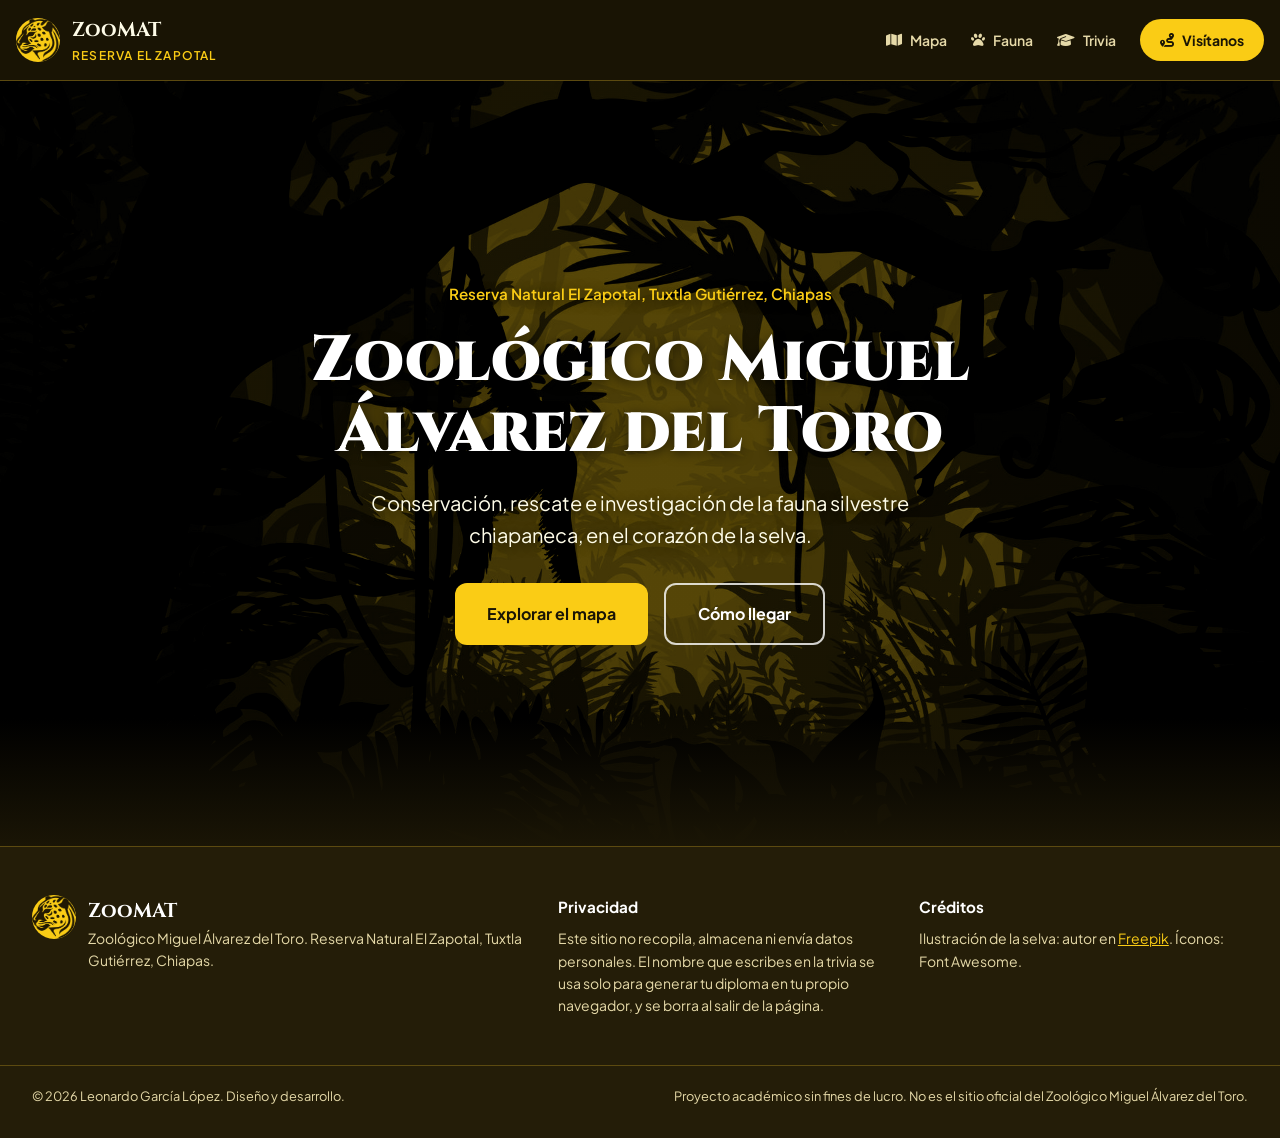
<file: index.html>
<!DOCTYPE html>
<html lang="es">
<head>
    <meta charset="UTF-8">
    <meta name="viewport" content="width=device-width, initial-scale=1.0">
    <title>ZooMAT | Zoológico Miguel Álvarez del Toro</title>
    <meta name="description" content="Zoológico Miguel Álvarez del Toro en la Reserva Natural El Zapotal, Tuxtla Gutiérrez, Chiapas. Conoce la fauna silvestre chiapaneca.">
    <meta name="author" content="Leonardo García López">

    <!-- Tipografías de Google Fonts -->
    <link rel="preconnect" href="https://fonts.googleapis.com">
    <link rel="preconnect" href="https://fonts.gstatic.com" crossorigin>
    <link href="https://fonts.googleapis.com/css2?family=Plus+Jakarta+Sans:wght@300;400;600;700;800&family=Cinzel:wght@600;700;900&display=swap" rel="stylesheet">

    <!-- Íconos de Font Awesome -->
    <link rel="stylesheet" href="https://cdnjs.cloudflare.com/ajax/libs/font-awesome/6.4.0/css/all.min.css">

    <!-- Nuestros estilos (siempre al final) -->
    <link rel="stylesheet" href="css/styles.css">
</head>
<body>

    <!-- ===== BARRA DE NAVEGACIÓN ===== -->
    <nav class="navbar">
        <div class="navbar__contenedor">

            <a href="index.html" class="navbar__logo">
                <span class="navbar__logo-icono">
                    <img src="img/jaguar.jpg" alt="">
                </span>
                <span>
                    <span class="navbar__logo-titulo">ZooMAT</span>
                    <span class="navbar__logo-subtitulo">Reserva El Zapotal</span>
                </span>
            </a>

            <button class="navbar__toggle" id="menu-toggle" aria-label="Abrir menú" aria-expanded="false">
                <i class="fa-solid fa-bars"></i>
            </button>

            <ul class="navbar__menu" id="menu">
                <li><a href="mapa.html" class="navbar__link"><i class="fa-solid fa-map"></i> Mapa</a></li>
                <li><a href="fauna.html" class="navbar__link"><i class="fa-solid fa-paw"></i> Fauna</a></li>
                <li><a href="trivia.html" class="navbar__link"><i class="fa-solid fa-graduation-cap"></i> Trivia</a></li>
                <li><a href="visitanos.html" class="navbar__boton"><i class="fa-solid fa-route"></i> Visítanos</a></li>
            </ul>

        </div>
    </nav>

    <!-- ===== PORTADA ===== -->
    <header class="hero">
        <img src="img/selva.jpg" alt="" class="hero__fondo">

        <div class="hero__contenido">
            <p class="hero__lugar">Reserva Natural El Zapotal, Tuxtla Gutiérrez, Chiapas</p>

            <h1 class="hero__titulo">Zoológico Miguel Álvarez del Toro</h1>

            <p class="hero__descripcion">
                Conservación, rescate e investigación de la fauna silvestre
                chiapaneca, en el corazón de la selva.
            </p>

            <div class="hero__botones">
                <a href="mapa.html" class="boton boton--primario">Explorar el mapa</a>
                <a href="visitanos.html" class="boton boton--claro">Cómo llegar</a>
            </div>
        </div>
    </header>

    <!-- ===== PIE DE PÁGINA ===== -->
<footer class="pie">
    <div class="pie__contenedor">
        <div class="pie__marca">
            <span class="navbar__logo-icono">
                <img src="img/jaguar.jpg" alt="">
            </span>
            <div>
                <p class="pie__titulo">ZooMAT</p>
                <p class="pie__texto">
                    Zoológico Miguel Álvarez del Toro.
                    Reserva Natural El Zapotal, Tuxtla Gutiérrez, Chiapas.
                </p>
            </div>
        </div>

        <div>
            <h2 class="pie__subtitulo">Privacidad</h2>
            <p class="pie__texto">
                Este sitio no recopila, almacena ni envía datos personales.
                El nombre que escribes en la trivia se usa solo para generar tu diploma
                en tu propio navegador, y se borra al salir de la página.
            </p>
        </div>

        <div>
            <h2 class="pie__subtitulo">Créditos</h2>
            <p class="pie__texto">
                Ilustración de la selva: autor en
                <a href="https://www.freepik.com" target="_blank" rel="noopener">Freepik</a>.
                Íconos: Font Awesome.
            </p>
        </div>
    </div>

    <div class="pie__legal">
        <p>&copy; <span id="anio">2026</span> Leonardo García López. Diseño y desarrollo.</p>
        <p>Proyecto académico sin fines de lucro. No es el sitio oficial del Zoológico Miguel Álvarez del Toro.</p>
    </div>
</footer>

    <script src="js/main.js"></script>
</body>
</html>
</file>
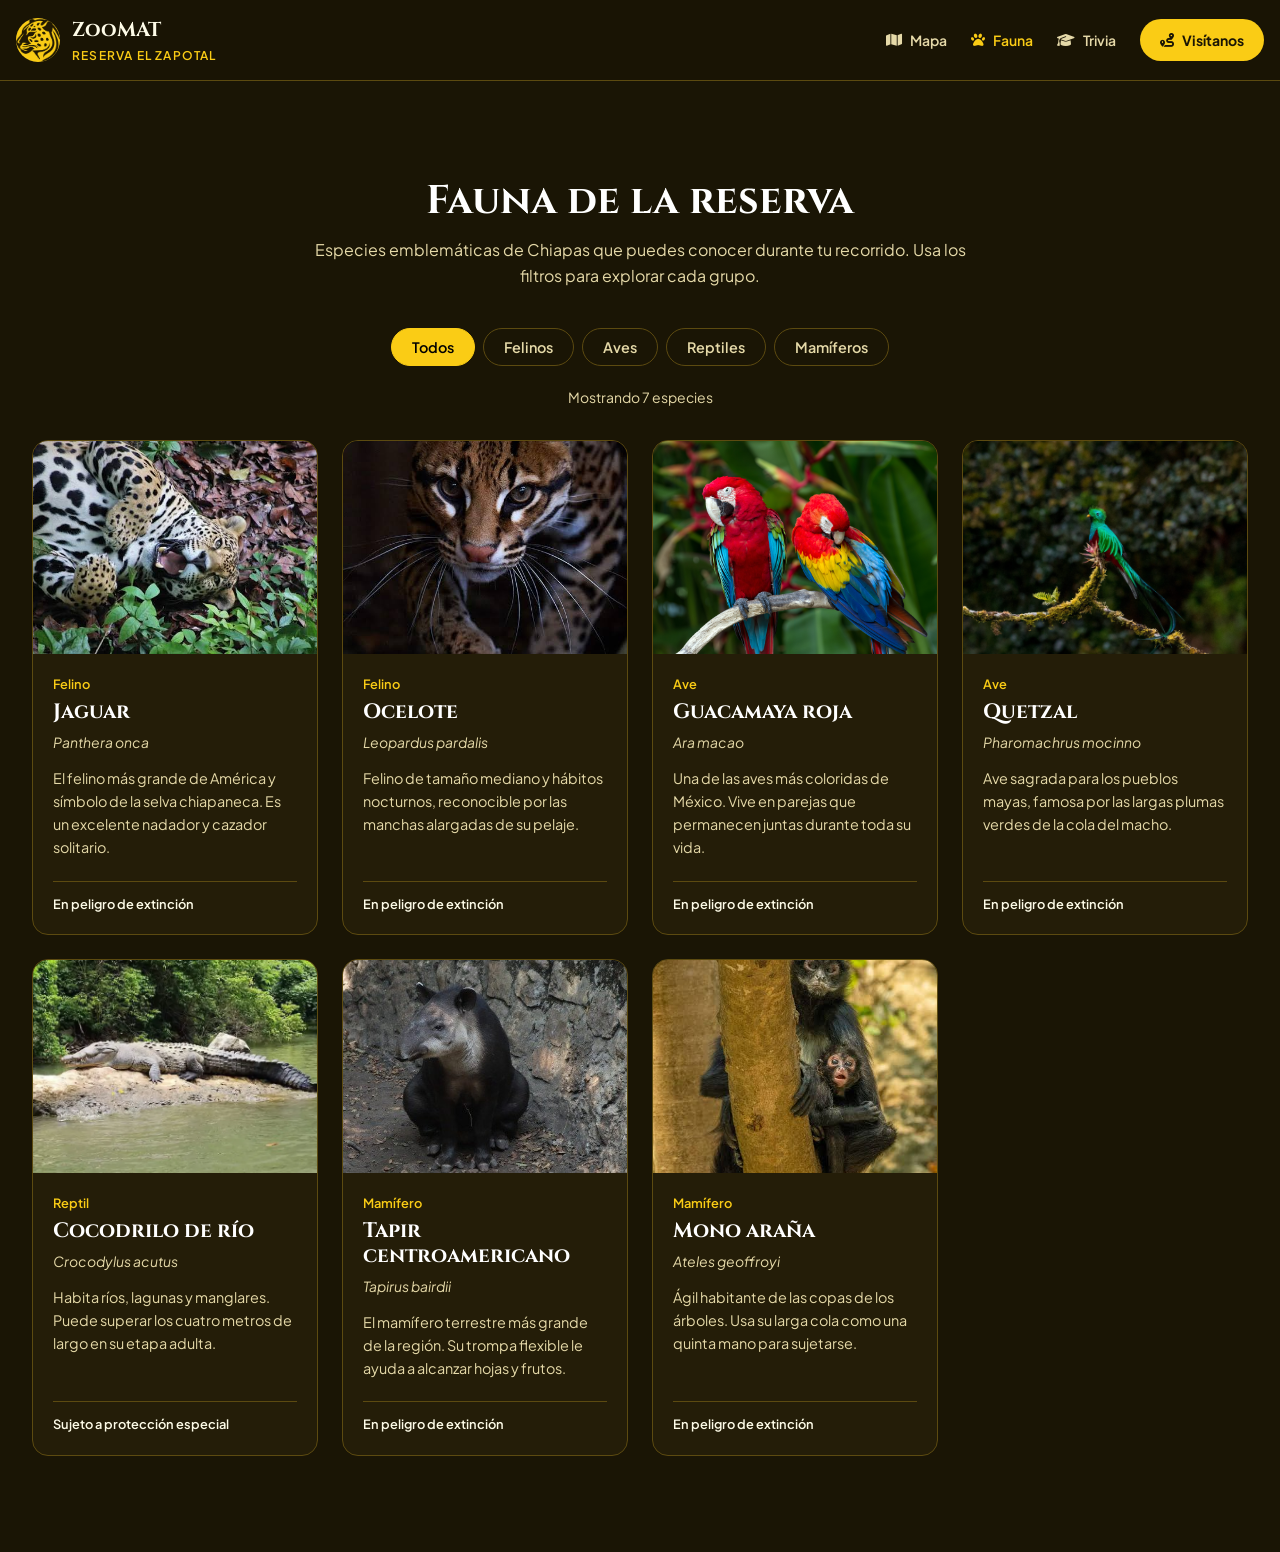
<file: fauna.html>
<!DOCTYPE html>
<html lang="es">
<head>
    <meta charset="UTF-8">
    <meta name="viewport" content="width=device-width, initial-scale=1.0">
    <title>Fauna de la reserva | ZooMAT</title>
    <meta name="description" content="Conoce la fauna emblemática de Chiapas que habita en el ZooMAT: felinos, aves, reptiles y mamíferos de la región.">
    <meta name="author" content="Leonardo García López">

    <!-- Tipografías de Google Fonts -->
    <link rel="preconnect" href="https://fonts.googleapis.com">
    <link rel="preconnect" href="https://fonts.gstatic.com" crossorigin>
    <link href="https://fonts.googleapis.com/css2?family=Plus+Jakarta+Sans:wght@300;400;600;700;800&family=Cinzel:wght@600;700;900&display=swap" rel="stylesheet">

    <!-- Íconos de Font Awesome -->
    <link rel="stylesheet" href="https://cdnjs.cloudflare.com/ajax/libs/font-awesome/6.4.0/css/all.min.css">

    <!-- Nuestros estilos (siempre al final) -->
    <link rel="stylesheet" href="css/styles.css">
</head>
<body>

    <!-- ===== BARRA DE NAVEGACIÓN ===== -->
    <nav class="navbar">
        <div class="navbar__contenedor">

            <a href="index.html" class="navbar__logo">
                <span class="navbar__logo-icono">
                    <img src="img/jaguar.jpg" alt="">
                </span>
                <span>
                    <span class="navbar__logo-titulo">ZooMAT</span>
                    <span class="navbar__logo-subtitulo">Reserva El Zapotal</span>
                </span>
            </a>

            <button class="navbar__toggle" id="menu-toggle" aria-label="Abrir menú" aria-expanded="false">
                <i class="fa-solid fa-bars"></i>
            </button>

            <ul class="navbar__menu" id="menu">
                <li><a href="mapa.html" class="navbar__link"><i class="fa-solid fa-map"></i> Mapa</a></li>
                <li><a href="fauna.html" class="navbar__link" aria-current="page"><i class="fa-solid fa-paw"></i> Fauna</a></li>
                <li><a href="trivia.html" class="navbar__link"><i class="fa-solid fa-graduation-cap"></i> Trivia</a></li>
                <li><a href="visitanos.html" class="navbar__boton"><i class="fa-solid fa-route"></i> Visítanos</a></li>
            </ul>

        </div>
    </nav>

    <!-- ===== CONTENIDO ===== -->
    <main class="contenido">

        <section id="fauna" class="seccion">
            <div class="seccion__encabezado">
                <h1 class="seccion__titulo">Fauna de la reserva</h1>
                <p class="seccion__intro">
                    Especies emblemáticas de Chiapas que puedes conocer durante tu recorrido.
                    Usa los filtros para explorar cada grupo.
                </p>
            </div>

            <div class="filtros" role="group" aria-label="Filtrar especies por grupo">
                <button class="filtro" data-filtro="todos" aria-pressed="true">Todos</button>
                <button class="filtro" data-filtro="felinos" aria-pressed="false">Felinos</button>
                <button class="filtro" data-filtro="aves" aria-pressed="false">Aves</button>
                <button class="filtro" data-filtro="reptiles" aria-pressed="false">Reptiles</button>
                <button class="filtro" data-filtro="mamiferos" aria-pressed="false">Mamíferos</button>
            </div>

            <p id="contador-fauna" class="fauna__contador" aria-live="polite"></p>

            <div id="lista-fauna" class="fauna__lista"></div>

            <!-- Plantilla de tarjeta: JavaScript la copia para cada animal -->
            <template id="plantilla-tarjeta">
                <article class="tarjeta">
                    <img class="tarjeta__imagen" src="" alt="">
                    <div class="tarjeta__cuerpo">
                        <p class="tarjeta__categoria"></p>
                        <h2 class="tarjeta__nombre"></h2>
                        <p class="tarjeta__cientifico"></p>
                        <p class="tarjeta__descripcion"></p>
                        <p class="tarjeta__estado"></p>
                    </div>
                </article>
            </template>
        </section>

    </main>

    <script src="js/main.js"></script>
    <script src="js/fauna.js"></script>
</body>
</html>
</file>
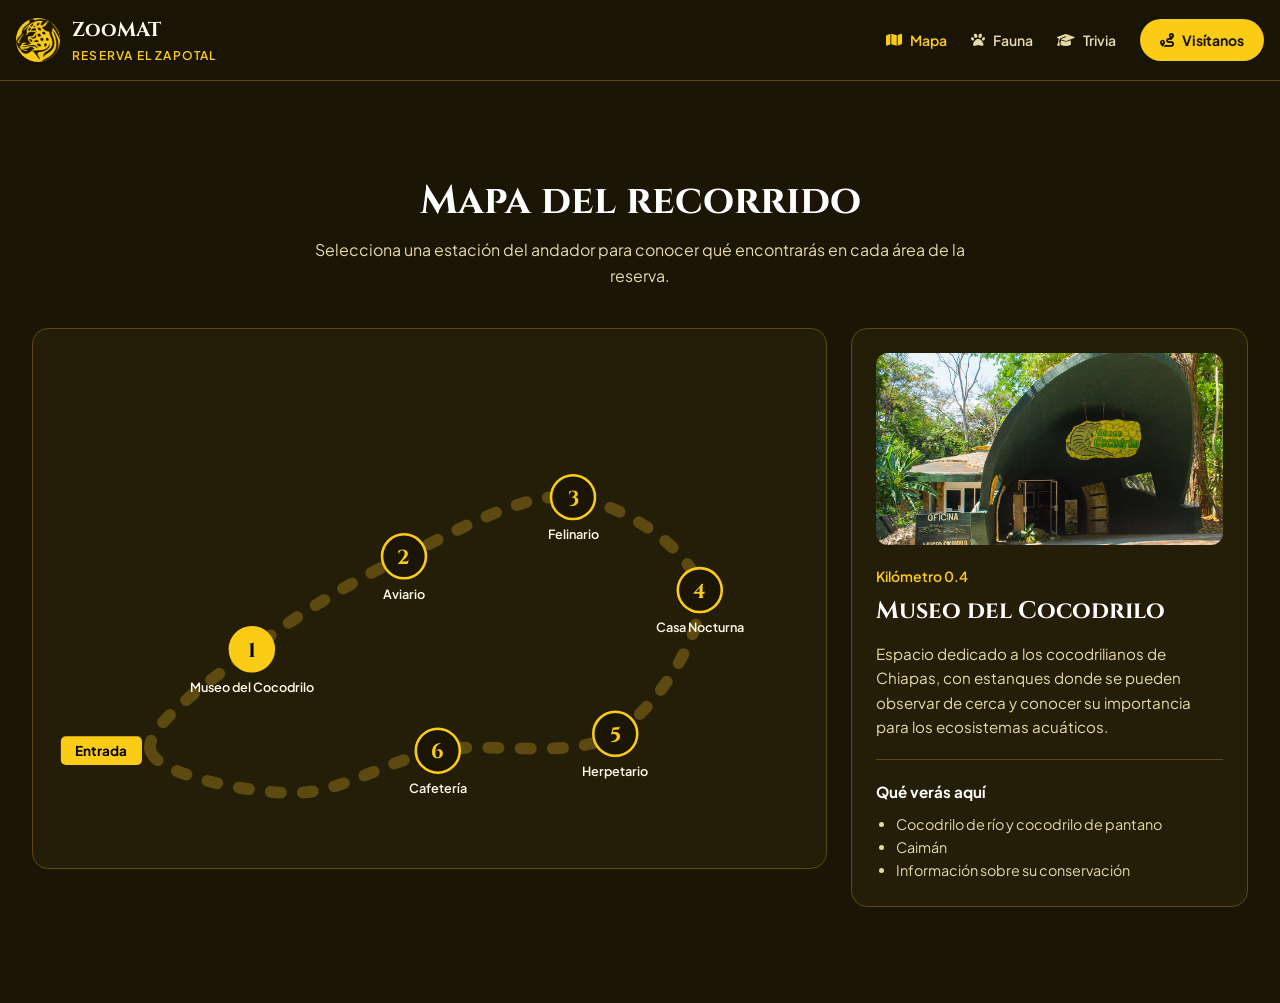
<file: mapa.html>
<!DOCTYPE html>
<html lang="es">
<head>
    <meta charset="UTF-8">
    <meta name="viewport" content="width=device-width, initial-scale=1.0">
    <title>Mapa del recorrido | ZooMAT</title>
    <meta name="description" content="Mapa interactivo del andador del ZooMAT: conoce cada estación del recorrido por la Reserva Natural El Zapotal.">
    <meta name="author" content="Leonardo García López">

    <!-- Tipografías de Google Fonts -->
    <link rel="preconnect" href="https://fonts.googleapis.com">
    <link rel="preconnect" href="https://fonts.gstatic.com" crossorigin>
    <link href="https://fonts.googleapis.com/css2?family=Plus+Jakarta+Sans:wght@300;400;600;700;800&family=Cinzel:wght@600;700;900&display=swap" rel="stylesheet">

    <!-- Íconos de Font Awesome -->
    <link rel="stylesheet" href="https://cdnjs.cloudflare.com/ajax/libs/font-awesome/6.4.0/css/all.min.css">

    <!-- Nuestros estilos (siempre al final) -->
    <link rel="stylesheet" href="css/styles.css">
</head>
<body>

    <!-- ===== BARRA DE NAVEGACIÓN ===== -->
    <nav class="navbar">
        <div class="navbar__contenedor">

            <a href="index.html" class="navbar__logo">
                <span class="navbar__logo-icono">
                    <img src="img/jaguar.jpg" alt="">
                </span>
                <span>
                    <span class="navbar__logo-titulo">ZooMAT</span>
                    <span class="navbar__logo-subtitulo">Reserva El Zapotal</span>
                </span>
            </a>

            <button class="navbar__toggle" id="menu-toggle" aria-label="Abrir menú" aria-expanded="false">
                <i class="fa-solid fa-bars"></i>
            </button>

            <ul class="navbar__menu" id="menu">
                <li><a href="mapa.html" class="navbar__link" aria-current="page"><i class="fa-solid fa-map"></i> Mapa</a></li>
                <li><a href="fauna.html" class="navbar__link"><i class="fa-solid fa-paw"></i> Fauna</a></li>
                <li><a href="trivia.html" class="navbar__link"><i class="fa-solid fa-graduation-cap"></i> Trivia</a></li>
                <li><a href="visitanos.html" class="navbar__boton"><i class="fa-solid fa-route"></i> Visítanos</a></li>
            </ul>

        </div>
    </nav>

    <!-- ===== CONTENIDO ===== -->
    <main class="contenido">

        <section id="mapa" class="seccion">
            <div class="seccion__encabezado">
                <h1 class="seccion__titulo">Mapa del recorrido</h1>
                <p class="seccion__intro">
                    Selecciona una estación del andador para conocer qué encontrarás
                    en cada área de la reserva.
                </p>
            </div>

            <div class="mapa">
                <div class="mapa__lienzo">
                    <svg viewBox="0 0 900 600" class="mapa__svg" role="group" aria-label="Mapa del andador del zoológico">

                        <!-- Andador -->
                        <path class="mapa__sendero"
                              d="M 120 480 C 112 452, 190 398, 240 360 C 290 322, 357 280, 420 250 C 483 220, 562 173, 620 180 C 678 187, 762 243, 770 290 C 778 337, 722 428, 670 460 C 618 492, 523 468, 460 480 C 397 492, 347 530, 290 530 C 233 530, 128 508, 120 480 Z" />

                        <!-- Entrada -->
                        <g class="mapa__entrada" transform="translate(62, 480)">
                            <rect x="-48" y="-17" width="96" height="34" rx="6" />
                            <text y="6">Entrada</text>
                        </g>

                        <!-- Estaciones -->
                        <g class="mapa__estacion" data-estacion="cocodrilo" transform="translate(240, 360)"
                           tabindex="0" role="button" aria-label="Museo del Cocodrilo">
                            <circle r="26" />
                            <text class="mapa__numero" y="9">1</text>
                            <text class="mapa__etiqueta" y="50">Museo del Cocodrilo</text>
                        </g>

                        <g class="mapa__estacion" data-estacion="aviario" transform="translate(420, 250)"
                           tabindex="0" role="button" aria-label="Aviario">
                            <circle r="26" />
                            <text class="mapa__numero" y="9">2</text>
                            <text class="mapa__etiqueta" y="50">Aviario</text>
                        </g>

                        <g class="mapa__estacion" data-estacion="felinario" transform="translate(620, 180)"
                           tabindex="0" role="button" aria-label="Felinario">
                            <circle r="26" />
                            <text class="mapa__numero" y="9">3</text>
                            <text class="mapa__etiqueta" y="50">Felinario</text>
                        </g>

                        <g class="mapa__estacion" data-estacion="nocturna" transform="translate(770, 290)"
                           tabindex="0" role="button" aria-label="Casa Nocturna">
                            <circle r="26" />
                            <text class="mapa__numero" y="9">4</text>
                            <text class="mapa__etiqueta" y="50">Casa Nocturna</text>
                        </g>

                        <g class="mapa__estacion" data-estacion="herpetario" transform="translate(670, 460)"
                           tabindex="0" role="button" aria-label="Herpetario">
                            <circle r="26" />
                            <text class="mapa__numero" y="9">5</text>
                            <text class="mapa__etiqueta" y="50">Herpetario</text>
                        </g>

                        <g class="mapa__estacion" data-estacion="cafeteria" transform="translate(460, 480)"
                           tabindex="0" role="button" aria-label="Cafetería y descanso">
                            <circle r="26" />
                            <text class="mapa__numero" y="9">6</text>
                            <text class="mapa__etiqueta" y="50">Cafetería</text>
                        </g>
                    </svg>
                </div>

                <article class="mapa__panel" aria-live="polite">
                    <img id="estacion-imagen" class="mapa__imagen" src="img/selva.jpg" alt="">
                    <p id="estacion-km" class="mapa__km"></p>
                    <h2 id="estacion-titulo" class="mapa__titulo">Selecciona una estación</h2>
                    <p id="estacion-descripcion" class="mapa__descripcion">
                        Toca cualquiera de los puntos numerados del mapa para ver su información.
                    </p>
                    <h3 class="mapa__subtitulo">Qué verás aquí</h3>
                    <ul id="estacion-lista" class="mapa__lista"></ul>
                </article>
            </div>
        </section>

    </main>

    <script src="js/main.js"></script>
    <script src="js/mapa.js"></script>
</body>
</html>
</file>
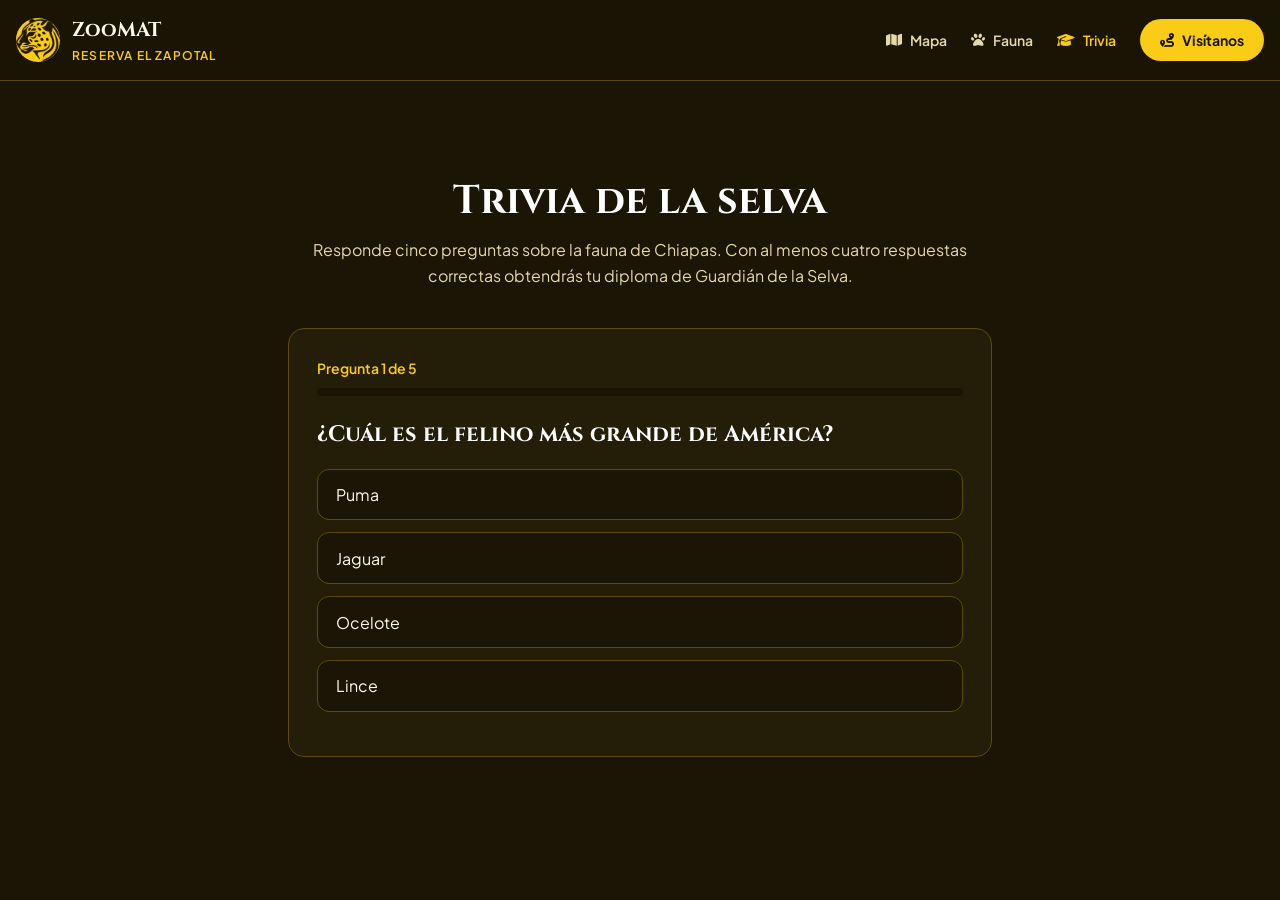
<file: trivia.html>
<!DOCTYPE html>
<html lang="es">
<head>
    <meta charset="UTF-8">
    <meta name="viewport" content="width=device-width, initial-scale=1.0">
    <title>Trivia de la selva | ZooMAT</title>
    <meta name="description" content="Pon a prueba lo que sabes sobre la fauna de Chiapas y obtén tu diploma de Guardián de la Selva.">
    <meta name="author" content="Leonardo García López">

    <!-- Tipografías de Google Fonts -->
    <link rel="preconnect" href="https://fonts.googleapis.com">
    <link rel="preconnect" href="https://fonts.gstatic.com" crossorigin>
    <link href="https://fonts.googleapis.com/css2?family=Plus+Jakarta+Sans:wght@300;400;600;700;800&family=Cinzel:wght@600;700;900&display=swap" rel="stylesheet">

    <!-- Íconos de Font Awesome -->
    <link rel="stylesheet" href="https://cdnjs.cloudflare.com/ajax/libs/font-awesome/6.4.0/css/all.min.css">

    <!-- Nuestros estilos (siempre al final) -->
    <link rel="stylesheet" href="css/styles.css">
</head>
<body>

    <!-- ===== BARRA DE NAVEGACIÓN ===== -->
    <nav class="navbar">
        <div class="navbar__contenedor">

            <a href="index.html" class="navbar__logo">
                <span class="navbar__logo-icono">
                    <img src="img/jaguar.jpg" alt="">
                </span>
                <span>
                    <span class="navbar__logo-titulo">ZooMAT</span>
                    <span class="navbar__logo-subtitulo">Reserva El Zapotal</span>
                </span>
            </a>

            <button class="navbar__toggle" id="menu-toggle" aria-label="Abrir menú" aria-expanded="false">
                <i class="fa-solid fa-bars"></i>
            </button>

            <ul class="navbar__menu" id="menu">
                <li><a href="mapa.html" class="navbar__link"><i class="fa-solid fa-map"></i> Mapa</a></li>
                <li><a href="fauna.html" class="navbar__link"><i class="fa-solid fa-paw"></i> Fauna</a></li>
                <li><a href="trivia.html" class="navbar__link" aria-current="page"><i class="fa-solid fa-graduation-cap"></i> Trivia</a></li>
                <li><a href="visitanos.html" class="navbar__boton"><i class="fa-solid fa-route"></i> Visítanos</a></li>
            </ul>

        </div>
    </nav>

    <!-- ===== CONTENIDO ===== -->
    <main class="contenido">

        <section id="trivia" class="seccion">
            <div class="seccion__encabezado">
                <h1 class="seccion__titulo">Trivia de la selva</h1>
                <p class="seccion__intro">
                    Responde cinco preguntas sobre la fauna de Chiapas. Con al menos cuatro
                    respuestas correctas obtendrás tu diploma de Guardián de la Selva.
                </p>
            </div>

            <div class="trivia">

                <!-- Pantalla 1: preguntas -->
                <div id="pantalla-preguntas" class="trivia__tarjeta">
                    <div class="trivia__progreso">
                        <p id="trivia-contador" class="trivia__contador"></p>
                        <div class="trivia__barra">
                            <div id="trivia-barra-relleno" class="trivia__barra-relleno"></div>
                        </div>
                    </div>

                    <h2 id="trivia-pregunta" class="trivia__pregunta"></h2>
                    <div id="trivia-opciones" class="trivia__opciones"></div>
                    <p id="trivia-retro" class="trivia__retro" aria-live="polite"></p>

                    <button id="trivia-siguiente" class="boton boton--primario trivia__siguiente" hidden>
                        Siguiente pregunta
                    </button>
                </div>

                <!-- Pantalla 2: resultado -->
                <div id="pantalla-resultado" class="trivia__tarjeta" hidden>
                    <h2 id="resultado-titulo" class="trivia__pregunta"></h2>
                    <p id="resultado-texto" class="trivia__texto"></p>

                    <form id="form-diploma" class="trivia__formulario" hidden>
                        <label for="nombre-visitante">Escribe tu nombre para el diploma</label>
                        <input type="text" id="nombre-visitante" maxlength="40" autocomplete="name" required>
                        <button type="submit" class="boton boton--primario">Generar diploma</button>
                    </form>

                    <button id="trivia-reintentar" class="boton boton--claro">Intentar de nuevo</button>
                </div>

                <!-- Pantalla 3: diploma -->
                <div id="pantalla-diploma" hidden>
                    <div class="diploma">
                        <img src="img/jaguar.jpg" alt="" class="diploma__logo">
                        <p class="diploma__institucion">Zoológico Miguel Álvarez del Toro</p>
                        <h2 class="diploma__titulo">Reconocimiento</h2>
                        <p class="diploma__texto">Se otorga a</p>
                        <p id="diploma-nombre" class="diploma__nombre"></p>
                        <p class="diploma__texto">
                            por demostrar su conocimiento sobre la fauna silvestre de Chiapas,
                            obteniendo el título de
                        </p>
                        <p class="diploma__distincion">Guardián de la Selva</p>
                        <p id="diploma-detalle" class="diploma__detalle"></p>
                    </div>

                    <div class="diploma__acciones">
                        <button id="diploma-imprimir" class="boton boton--primario">Imprimir diploma</button>
                        <button id="diploma-reiniciar" class="boton boton--claro">Jugar otra vez</button>
                    </div>
                </div>

            </div>
        </section>

    </main>

    <script src="js/main.js"></script>
    <script src="js/trivia.js"></script>
</body>
</html>
</file>
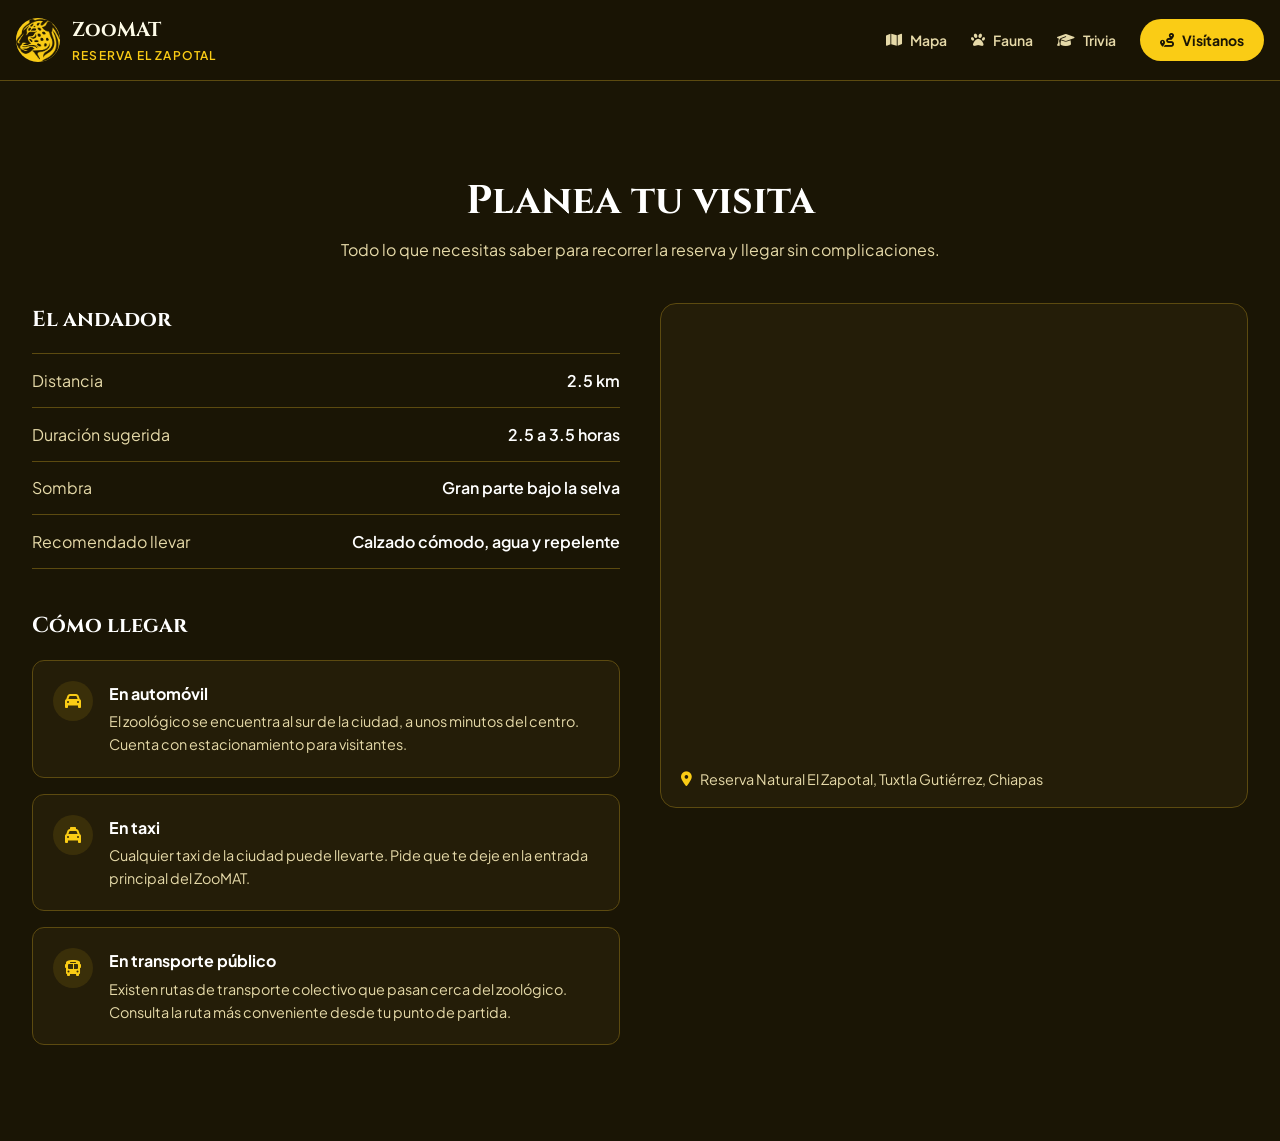
<file: visitanos.html>
<!DOCTYPE html>
<html lang="es">
<head>
    <meta charset="UTF-8">
    <meta name="viewport" content="width=device-width, initial-scale=1.0">
    <title>Planea tu visita | ZooMAT</title>
    <meta name="description" content="Cómo llegar al ZooMAT, datos del andador y recomendaciones para tu visita a la Reserva Natural El Zapotal.">
    <meta name="author" content="Leonardo García López">

    <!-- Tipografías de Google Fonts -->
    <link rel="preconnect" href="https://fonts.googleapis.com">
    <link rel="preconnect" href="https://fonts.gstatic.com" crossorigin>
    <link href="https://fonts.googleapis.com/css2?family=Plus+Jakarta+Sans:wght@300;400;600;700;800&family=Cinzel:wght@600;700;900&display=swap" rel="stylesheet">

    <!-- Íconos de Font Awesome -->
    <link rel="stylesheet" href="https://cdnjs.cloudflare.com/ajax/libs/font-awesome/6.4.0/css/all.min.css">

    <!-- Nuestros estilos (siempre al final) -->
    <link rel="stylesheet" href="css/styles.css">
</head>
<body>

    <!-- ===== BARRA DE NAVEGACIÓN ===== -->
    <nav class="navbar">
        <div class="navbar__contenedor">

            <a href="index.html" class="navbar__logo">
                <span class="navbar__logo-icono">
                    <img src="img/jaguar.jpg" alt="">
                </span>
                <span>
                    <span class="navbar__logo-titulo">ZooMAT</span>
                    <span class="navbar__logo-subtitulo">Reserva El Zapotal</span>
                </span>
            </a>

            <button class="navbar__toggle" id="menu-toggle" aria-label="Abrir menú" aria-expanded="false">
                <i class="fa-solid fa-bars"></i>
            </button>

            <ul class="navbar__menu" id="menu">
                <li><a href="mapa.html" class="navbar__link"><i class="fa-solid fa-map"></i> Mapa</a></li>
                <li><a href="fauna.html" class="navbar__link"><i class="fa-solid fa-paw"></i> Fauna</a></li>
                <li><a href="trivia.html" class="navbar__link"><i class="fa-solid fa-graduation-cap"></i> Trivia</a></li>
                <li><a href="visitanos.html" class="navbar__boton" aria-current="page"><i class="fa-solid fa-route"></i> Visítanos</a></li>
            </ul>

        </div>
    </nav>

    <!-- ===== CONTENIDO ===== -->
    <main class="contenido">

        <section id="recorrido" class="seccion">
            <div class="seccion__encabezado">
                <h1 class="seccion__titulo">Planea tu visita</h1>
                <p class="seccion__intro">
                    Todo lo que necesitas saber para recorrer la reserva y llegar sin complicaciones.
                </p>
            </div>

            <div class="recorrido">
                <div class="recorrido__info">
                    <h2 class="recorrido__subtitulo">El andador</h2>
                    <dl class="ficha">
                        <div class="ficha__fila">
                            <dt>Distancia</dt>
                            <dd>2.5 km</dd>
                        </div>
                        <div class="ficha__fila">
                            <dt>Duración sugerida</dt>
                            <dd>2.5 a 3.5 horas</dd>
                        </div>
                        <div class="ficha__fila">
                            <dt>Sombra</dt>
                            <dd>Gran parte bajo la selva</dd>
                        </div>
                        <div class="ficha__fila">
                            <dt>Recomendado llevar</dt>
                            <dd>Calzado cómodo, agua y repelente</dd>
                        </div>
                    </dl>

                    <h2 class="recorrido__subtitulo">Cómo llegar</h2>
                    <ul class="rutas">
                        <li class="ruta">
                            <i class="fa-solid fa-car ruta__icono"></i>
                            <div>
                                <h3 class="ruta__titulo">En automóvil</h3>
                                <p class="ruta__texto">
                                    El zoológico se encuentra al sur de la ciudad, a unos minutos del centro.
                                    Cuenta con estacionamiento para visitantes.
                                </p>
                            </div>
                        </li>
                        <li class="ruta">
                            <i class="fa-solid fa-taxi ruta__icono"></i>
                            <div>
                                <h3 class="ruta__titulo">En taxi</h3>
                                <p class="ruta__texto">
                                    Cualquier taxi de la ciudad puede llevarte. Pide que te deje
                                    en la entrada principal del ZooMAT.
                                </p>
                            </div>
                        </li>
                        <li class="ruta">
                            <i class="fa-solid fa-bus ruta__icono"></i>
                            <div>
                                <h3 class="ruta__titulo">En transporte público</h3>
                                <p class="ruta__texto">
                                    Existen rutas de transporte colectivo que pasan cerca del zoológico.
                                    Consulta la ruta más conveniente desde tu punto de partida.
                                </p>
                            </div>
                        </li>
                    </ul>
                </div>

                <div class="recorrido__mapa">
                    <iframe
                        src="https://maps.google.com/maps?q=Zool%C3%B3gico+Miguel+%C3%81lvarez+del+Toro,+Tuxtla+Guti%C3%A9rrez&output=embed"
                        title="Ubicación del Zoológico Miguel Álvarez del Toro en Google Maps"
                        loading="lazy"
                        referrerpolicy="no-referrer-when-downgrade"
                        allowfullscreen>
                    </iframe>
                    <p class="recorrido__direccion">
                        <i class="fa-solid fa-location-dot"></i>
                        Reserva Natural El Zapotal, Tuxtla Gutiérrez, Chiapas
                    </p>
                </div>
            </div>
        </section>

    </main>

    <script src="js/main.js"></script>
</body>
</html>
</file>
<file: css/styles.css>
/* ===== VARIABLES ===== */
:root {
    --color-fondo: #1a1505;
    --color-fondo-tarjeta: #241d08;
    --color-borde: #5c4a10;
    --color-primario: #facc15;
    --color-primario-hover: #fde047;
    --color-texto: #fefce8;
    --color-texto-suave: #e5d9a8;

    --fuente-texto: 'Plus Jakarta Sans', sans-serif;
    --fuente-titulos: 'Cinzel', serif;
}

/* ===== ESTILOS BASE ===== */
*,
*::before,
*::after {
    box-sizing: border-box;
    margin: 0;
    padding: 0;
}

html {
    scroll-behavior: smooth;
}

body {
    font-family: var(--fuente-texto);
    background-color: var(--color-fondo);
    color: var(--color-texto);
    line-height: 1.6;
}

a {
    color: inherit;
    text-decoration: none;
}

img {
    max-width: 100%;
    display: block;
}

[hidden] {
    display: none !important;
}

/* ===== BARRA DE NAVEGACIÓN ===== */
.navbar {
    position: sticky;
    top: 0;
    z-index: 50;
    background-color: rgba(26, 21, 5, 0.9);
    backdrop-filter: blur(12px);
    border-bottom: 1px solid var(--color-borde);
}

.navbar__contenedor {
    max-width: 1280px;
    margin: 0 auto;
    padding: 0 1rem;
    height: 5rem;
    display: flex;
    align-items: center;
    justify-content: space-between;
}

.navbar__logo {
    display: flex;
    align-items: center;
    gap: 0.75rem;
}

.navbar__logo-icono {
    width: 2.75rem;
    height: 2.75rem;
    border-radius: 50%;
    background-color: var(--color-primario);
    color: #000000;
    overflow: hidden;
    flex-shrink: 0;
}

.navbar__logo-icono img {
    width: 100%;
    height: 100%;
    object-fit: contain;
    mix-blend-mode: multiply;
}

.navbar__logo-titulo {
    display: block;
    font-family: var(--fuente-titulos);
    font-size: 1.25rem;
    font-weight: 700;
}

.navbar__logo-subtitulo {
    display: block;
    font-size: 0.75rem;
    font-weight: 600;
    text-transform: uppercase;
    letter-spacing: 0.1em;
    color: var(--color-primario);
}

.navbar__toggle {
    background: none;
    border: none;
    color: var(--color-texto);
    font-size: 1.5rem;
    cursor: pointer;
}

.navbar__menu {
    display: none;
    list-style: none;
}

.navbar__link {
    display: flex;
    align-items: center;
    gap: 0.5rem;
    font-size: 0.875rem;
    font-weight: 600;
    color: var(--color-texto-suave);
    transition: color 0.2s;
}

.navbar__link:hover {
    color: var(--color-primario);
}

.navbar__link[aria-current="page"] {
    color: var(--color-primario);
}

.navbar__boton {
    display: flex;
    align-items: center;
    gap: 0.5rem;
    background-color: var(--color-primario);
    color: var(--color-fondo);
    font-size: 0.875rem;
    font-weight: 700;
    padding: 0.6rem 1.25rem;
    border-radius: 999px;
    transition: background-color 0.2s, transform 0.2s;
}

.navbar__boton:hover {
    background-color: var(--color-primario-hover);
    transform: scale(1.05);
}

/* ===== MENÚ ABIERTO (solo celular y tableta) ===== */
@media (max-width: 1023px) {
    .navbar__menu--abierto {
        display: flex;
        flex-direction: column;
        align-items: flex-start;
        gap: 1.25rem;
        position: absolute;
        top: 5rem;
        left: 0;
        right: 0;
        padding: 1.5rem 1rem;
        background-color: var(--color-fondo);
        border-bottom: 1px solid var(--color-borde);
    }
}

/* ===== VERSIÓN COMPUTADORA ===== */
@media (min-width: 1024px) {
    .navbar__toggle {
        display: none;
    }

    .navbar__menu {
        display: flex;
        align-items: center;
        gap: 1.5rem;
    }
}

/* ===== PORTADA (HERO) ===== */
.hero {
    position: relative;
    isolation: isolate;
    overflow: hidden;
    min-height: 85vh;
    display: flex;
    align-items: center;
    justify-content: center;
    padding: 4rem 1.5rem;
    background-color: var(--color-primario);
    text-align: center;
}

.hero__fondo {
    position: absolute;
    inset: 0;
    width: 100%;
    height: 100%;
    object-fit: cover;
    filter: grayscale(1) contrast(1.2);
    mix-blend-mode: multiply;
    z-index: -1;
}

.hero::after {
    content: "";
    position: absolute;
    inset: 0;
    background: linear-gradient(
        to bottom,
        rgba(0, 0, 0, 0.45),
        rgba(0, 0, 0, 0.45) calc(100% - 8rem),
        var(--color-fondo)
    );
    z-index: -1;
}

.hero__contenido {
    max-width: 50rem;
    display: flex;
    flex-direction: column;
    align-items: center;
    gap: 1.25rem;
    color: #ffffff;
}

.hero__lugar,
.hero__titulo,
.hero__descripcion {
    text-shadow: 0 2px 12px rgba(0, 0, 0, 0.6);
}

.hero__lugar {
    font-size: 0.95rem;
    font-weight: 600;
    color: var(--color-primario);
}

.hero__titulo {
    font-family: var(--fuente-titulos);
    font-size: 2.5rem;
    font-weight: 900;
    line-height: 1.1;
}

.hero__descripcion {
    max-width: 34rem;
    font-size: 1.125rem;
    color: var(--color-texto);
}

.hero__botones {
    display: flex;
    flex-wrap: wrap;
    justify-content: center;
    gap: 1rem;
    padding-top: 0.75rem;
}

/* ===== BOTONES REUTILIZABLES ===== */
.boton {
    display: inline-flex;
    align-items: center;
    gap: 0.75rem;
    padding: 1rem 2rem;
    border-radius: 0.75rem;
    font-weight: 700;
    transition: transform 0.2s, background-color 0.2s, border-color 0.2s;
    border: none;
    font-family: inherit;
    font-size: 1rem;
    cursor: pointer;
    background-color: transparent;
}

.boton:hover {
    transform: translateY(-4px);
}

.boton--primario {
    background-color: var(--color-primario);
    color: var(--color-fondo);
}

.boton--primario:hover {
    background-color: var(--color-primario-hover);
}

.boton--secundario {
    background-color: var(--color-fondo-tarjeta);
    color: var(--color-texto);
    border: 1px solid var(--color-borde);
}

.boton--secundario:hover {
    border-color: var(--color-primario);
}

.boton--claro {
    color: #ffffff;
    border: 2px solid rgba(255, 255, 255, 0.8);
}

.boton--claro:hover {
    background-color: rgba(255, 255, 255, 0.1);
    border-color: #ffffff;
}

.boton--contorno {
    background-color: rgba(250, 204, 21, 0.6);
    color: #000000;
    border: 2px solid #000000;
}

.boton--contorno:hover {
    background-color: var(--color-primario);
}

/* ===== CONTENIDO PRINCIPAL Y SECCIONES ===== */
.contenido {
    max-width: 1280px;
    margin: 0 auto;
    padding: 4rem 1rem;
}

.seccion {
    scroll-margin-top: 6rem;
}

.seccion__encabezado {
    max-width: 42rem;
    margin: 0 auto 2.5rem;
    text-align: center;
}

.seccion__titulo {
    font-family: var(--fuente-titulos);
    font-size: 2rem;
    font-weight: 700;
    line-height: 1.2;
    color: #ffffff;
}

.seccion__intro {
    margin-top: 0.75rem;
    color: var(--color-texto-suave);
}

/* ===== MAPA INTERACTIVO ===== */
.mapa {
    display: grid;
    gap: 1.5rem;
}

.mapa__lienzo,
.mapa__panel {
    background-color: var(--color-fondo-tarjeta);
    border: 1px solid var(--color-borde);
    border-radius: 1rem;
}

.mapa__lienzo {
    padding: 1rem;
}

.mapa__svg {
    display: block;
    width: 100%;
    height: auto;
}

.mapa__sendero {
    fill: none;
    stroke: var(--color-borde);
    stroke-width: 14;
    stroke-linecap: round;
    stroke-dasharray: 12 26;
}

.mapa__entrada rect {
    fill: var(--color-primario);
}

.mapa__entrada text {
    fill: #000000;
    font-family: var(--fuente-texto);
    font-size: 16px;
    font-weight: 700;
    text-anchor: middle;
}

.mapa__estacion {
    cursor: pointer;
    outline: none;
}

.mapa__estacion circle {
    fill: var(--color-fondo);
    stroke: var(--color-primario);
    stroke-width: 3;
    transition: fill 0.2s;
}

.mapa__numero {
    fill: var(--color-primario);
    font-family: var(--fuente-titulos);
    font-size: 24px;
    font-weight: 700;
    text-anchor: middle;
    transition: fill 0.2s;
}

.mapa__etiqueta {
    display: none;
    fill: var(--color-texto);
    font-family: var(--fuente-texto);
    font-size: 15px;
    font-weight: 600;
    text-anchor: middle;
}

.mapa__estacion:hover circle,
.mapa__estacion:focus-visible circle,
.mapa__estacion--activa circle {
    fill: var(--color-primario);
}

.mapa__estacion:hover .mapa__numero,
.mapa__estacion:focus-visible .mapa__numero,
.mapa__estacion--activa .mapa__numero {
    fill: #000000;
}

.mapa__panel {
    padding: 1.5rem;
}

.mapa__imagen {
    width: 100%;
    height: 12rem;
    object-fit: cover;
    border-radius: 0.75rem;
    margin-bottom: 1.25rem;
}

.mapa__km {
    font-size: 0.875rem;
    font-weight: 600;
    color: var(--color-primario);
}

.mapa__titulo {
    margin: 0.25rem 0 0.75rem;
    font-family: var(--fuente-titulos);
    font-size: 1.5rem;
    color: #ffffff;
}

.mapa__descripcion {
    font-size: 0.95rem;
    color: var(--color-texto-suave);
}

.mapa__subtitulo {
    margin-top: 1.25rem;
    padding-top: 1.25rem;
    border-top: 1px solid var(--color-borde);
    font-size: 0.95rem;
    color: #ffffff;
}

.mapa__lista {
    margin-top: 0.5rem;
    padding-left: 1.25rem;
    font-size: 0.9rem;
    color: var(--color-texto-suave);
}

/* ===== RECORRIDO Y CÓMO LLEGAR ===== */
.recorrido {
    display: grid;
    gap: 2.5rem;
}

.recorrido__subtitulo {
    margin-bottom: 1rem;
    font-family: var(--fuente-titulos);
    font-size: 1.35rem;
    color: #ffffff;
}

.recorrido__subtitulo:not(:first-child) {
    margin-top: 2.5rem;
}

.ficha {
    border-top: 1px solid var(--color-borde);
}

.ficha__fila {
    display: flex;
    justify-content: space-between;
    gap: 1rem;
    padding: 0.85rem 0;
    border-bottom: 1px solid var(--color-borde);
}

.ficha dt {
    color: var(--color-texto-suave);
}

.ficha dd {
    font-weight: 600;
    color: #ffffff;
    text-align: right;
}

.rutas {
    list-style: none;
    display: grid;
    gap: 1rem;
}

.ruta {
    display: flex;
    gap: 1rem;
    padding: 1.25rem;
    background-color: var(--color-fondo-tarjeta);
    border: 1px solid var(--color-borde);
    border-radius: 0.75rem;
}

.ruta__icono {
    flex-shrink: 0;
    width: 2.5rem;
    height: 2.5rem;
    display: flex;
    align-items: center;
    justify-content: center;
    border-radius: 50%;
    background-color: rgba(250, 204, 21, 0.1);
    color: var(--color-primario);
}

.ruta__titulo {
    font-size: 1rem;
    color: #ffffff;
}

.ruta__texto {
    margin-top: 0.25rem;
    font-size: 0.9rem;
    color: var(--color-texto-suave);
}

.recorrido__mapa {
    overflow: hidden;
    background-color: var(--color-fondo-tarjeta);
    border: 1px solid var(--color-borde);
    border-radius: 1rem;
}

.recorrido__mapa iframe {
    display: block;
    width: 100%;
    height: 20rem;
    border: 0;
}

.recorrido__direccion {
    display: flex;
    align-items: center;
    gap: 0.5rem;
    padding: 1rem 1.25rem;
    font-size: 0.9rem;
    color: var(--color-texto-suave);
}

.recorrido__direccion i {
    color: var(--color-primario);
}

/* ===== FAUNA ===== */
.filtros {
    display: flex;
    flex-wrap: wrap;
    justify-content: center;
    gap: 0.5rem;
}

.filtro {
    padding: 0.55rem 1.25rem;
    background: none;
    border: 1px solid var(--color-borde);
    border-radius: 999px;
    color: var(--color-texto-suave);
    font-family: inherit;
    font-size: 0.9rem;
    font-weight: 600;
    cursor: pointer;
    transition: background-color 0.2s, color 0.2s, border-color 0.2s;
}

.filtro:hover {
    border-color: var(--color-primario);
    color: var(--color-texto);
}

.filtro[aria-pressed="true"] {
    background-color: var(--color-primario);
    border-color: var(--color-primario);
    color: #000000;
}

.fauna__contador {
    margin: 1.25rem 0 2rem;
    text-align: center;
    font-size: 0.875rem;
    color: var(--color-texto-suave);
}

.fauna__lista {
    display: grid;
    grid-template-columns: repeat(auto-fill, minmax(16rem, 1fr));
    gap: 1.5rem;
}

.tarjeta {
    display: flex;
    flex-direction: column;
    overflow: hidden;
    background-color: var(--color-fondo-tarjeta);
    border: 1px solid var(--color-borde);
    border-radius: 1rem;
    transition: transform 0.2s, border-color 0.2s;
}

.tarjeta:hover {
    transform: translateY(-4px);
    border-color: var(--color-primario);
}

.tarjeta[hidden] {
    display: none;
}

.tarjeta__imagen {
    width: 100%;
    aspect-ratio: 4 / 3;
    object-fit: cover;
}

.tarjeta__cuerpo {
    display: flex;
    flex-direction: column;
    gap: 0.35rem;
    flex-grow: 1;
    padding: 1.25rem;
}

.tarjeta__categoria {
    font-size: 0.8rem;
    font-weight: 600;
    color: var(--color-primario);
}

.tarjeta__nombre {
    font-family: var(--fuente-titulos);
    font-size: 1.3rem;
    line-height: 1.2;
    color: #ffffff;
}

.tarjeta__cientifico {
    font-size: 0.875rem;
    font-style: italic;
    color: var(--color-texto-suave);
}

.tarjeta__descripcion {
    flex-grow: 1;
    margin-top: 0.5rem;
    font-size: 0.9rem;
    color: var(--color-texto-suave);
}

.tarjeta__estado {
    margin-top: 1rem;
    padding-top: 0.75rem;
    border-top: 1px solid var(--color-borde);
    font-size: 0.8rem;
    font-weight: 600;
    color: var(--color-texto);
}

/* ===== TRIVIA ===== */
.trivia {
    max-width: 44rem;
    margin: 0 auto;
}

.trivia__tarjeta {
    padding: 1.75rem;
    background-color: var(--color-fondo-tarjeta);
    border: 1px solid var(--color-borde);
    border-radius: 1rem;
}

.trivia__progreso {
    margin-bottom: 1.5rem;
}

.trivia__contador {
    margin-bottom: 0.5rem;
    font-size: 0.875rem;
    font-weight: 600;
    color: var(--color-primario);
}

.trivia__barra {
    height: 0.5rem;
    overflow: hidden;
    background-color: var(--color-fondo);
    border-radius: 999px;
}

.trivia__barra-relleno {
    width: 0;
    height: 100%;
    background-color: var(--color-primario);
    border-radius: 999px;
    transition: width 0.4s ease;
}

.trivia__pregunta {
    margin-bottom: 1.25rem;
    font-family: var(--fuente-titulos);
    font-size: 1.4rem;
    line-height: 1.3;
    color: #ffffff;
}

.trivia__opciones {
    display: grid;
    gap: 0.75rem;
}

.trivia__opcion {
    width: 100%;
    padding: 0.9rem 1.1rem;
    text-align: left;
    background-color: var(--color-fondo);
    border: 1px solid var(--color-borde);
    border-radius: 0.75rem;
    color: var(--color-texto);
    font-family: inherit;
    font-size: 1rem;
    cursor: pointer;
    transition: border-color 0.2s, background-color 0.2s;
}

.trivia__opcion:hover:not(:disabled) {
    border-color: var(--color-primario);
}

.trivia__opcion:disabled {
    cursor: default;
}

.trivia__opcion--correcta {
    border-color: #4ade80;
    background-color: rgba(74, 222, 128, 0.12);
}

.trivia__opcion--incorrecta {
    border-color: #f87171;
    background-color: rgba(248, 113, 113, 0.12);
}

.trivia__retro {
    margin-top: 1rem;
    font-size: 0.95rem;
    color: var(--color-texto-suave);
}

.trivia__retro--bien {
    color: #86efac;
}

.trivia__retro--mal {
    color: #fca5a5;
}

.trivia__siguiente {
    margin-top: 1.25rem;
}

.trivia__texto {
    margin-bottom: 1.5rem;
    color: var(--color-texto-suave);
}

.trivia__formulario {
    display: flex;
    flex-direction: column;
    gap: 0.75rem;
    margin-bottom: 1rem;
}

.trivia__formulario label {
    font-weight: 600;
    color: #ffffff;
}

.trivia__formulario input {
    padding: 0.85rem 1rem;
    background-color: var(--color-fondo);
    border: 1px solid var(--color-borde);
    border-radius: 0.75rem;
    color: var(--color-texto);
    font-family: inherit;
    font-size: 1rem;
}

.trivia__formulario input:focus {
    outline: none;
    border-color: var(--color-primario);
}

.trivia__formulario .boton {
    align-self: flex-start;
}

/* ===== DIPLOMA ===== */
.diploma {
    max-width: 44rem;
    margin: 0 auto;
    padding: 3rem 2rem;
    text-align: center;
    background-color: #fffdf5;
    color: #1a1505;
    border: 3px solid var(--color-primario);
    outline: 1px solid var(--color-primario);
    outline-offset: -12px;
    border-radius: 0.5rem;
}

.diploma__logo {
    width: 4.5rem;
    height: 4.5rem;
    margin: 0 auto 1rem;
    object-fit: contain;
}

.diploma__institucion {
    font-size: 0.85rem;
    font-weight: 700;
    letter-spacing: 0.1em;
    text-transform: uppercase;
    color: #6b5a1e;
}

.diploma__titulo {
    margin: 0.5rem 0 1.5rem;
    font-family: var(--fuente-titulos);
    font-size: 2.25rem;
}

.diploma__texto {
    font-size: 0.95rem;
    color: #4a4030;
}

.diploma__nombre {
    max-width: 28rem;
    margin: 0.75rem auto;
    padding-bottom: 0.5rem;
    border-bottom: 1px solid #c9b46a;
    font-family: var(--fuente-titulos);
    font-size: 2rem;
    font-weight: 700;
    overflow-wrap: anywhere;
}

.diploma__distincion {
    margin-top: 0.75rem;
    font-family: var(--fuente-titulos);
    font-size: 1.5rem;
    font-weight: 700;
    color: #a07c00;
}

.diploma__detalle {
    margin-top: 2rem;
    font-size: 0.8rem;
    color: #6b6050;
}

.diploma__acciones {
    display: flex;
    flex-wrap: wrap;
    justify-content: center;
    gap: 1rem;
    margin-top: 1.5rem;
}

/* ===== PIE DE PÁGINA ===== */
.pie {
    background-color: var(--color-fondo-tarjeta);
    border-top: 1px solid var(--color-borde);
}

.pie__contenedor {
    max-width: 1280px;
    margin: 0 auto;
    padding: 3rem 1rem;
    display: grid;
    gap: 2rem;
}

.pie__marca {
    display: flex;
    align-items: flex-start;
    gap: 0.75rem;
}

.pie__titulo {
    font-family: var(--fuente-titulos);
    font-size: 1.25rem;
    font-weight: 700;
    color: #ffffff;
}

.pie__subtitulo {
    margin-bottom: 0.5rem;
    font-size: 0.95rem;
    font-weight: 700;
    color: #ffffff;
}

.pie__texto {
    font-size: 0.875rem;
    color: var(--color-texto-suave);
}

.pie__texto a {
    color: var(--color-primario);
    text-decoration: underline;
}

.pie__legal {
    max-width: 1280px;
    margin: 0 auto;
    padding: 1.25rem 1rem 2rem;
    display: flex;
    flex-direction: column;
    gap: 0.25rem;
    border-top: 1px solid var(--color-borde);
    font-size: 0.8rem;
    color: var(--color-texto-suave);
}

/* ===== PORTADA EN PANTALLAS MEDIANAS Y GRANDES ===== */
@media (min-width: 768px) {
    .hero__titulo {
        font-size: 4rem;
    }

    .hero__descripcion {
        font-size: 1.25rem;
    }
}

/* ===== SECCIONES Y MAPA EN PANTALLAS MEDIANAS ===== */
@media (min-width: 768px) {
    .seccion__titulo {
        font-size: 2.5rem;
    }

    .mapa__etiqueta {
        display: inline;
    }

        .pie__contenedor {
        grid-template-columns: 1.5fr 1fr 1fr;
        padding: 3rem 2rem;
    }

    .pie__legal {
        flex-direction: row;
        justify-content: space-between;
        padding-left: 2rem;
        padding-right: 2rem;
    }
}

/* ===== SECCIONES Y MAPA EN COMPUTADORA ===== */
@media (min-width: 1024px) {
    .contenido {
        padding: 6rem 2rem;
    }

    .mapa {
        grid-template-columns: 2fr 1fr;
        align-items: start;
    }

        .recorrido {
        grid-template-columns: 1fr 1fr;
        align-items: start;
    }

    .recorrido__mapa {
        position: sticky;
        top: 7rem;
    }

    .recorrido__mapa iframe {
        height: 28rem;
    }
}

/* ===== IMPRESIÓN DEL DIPLOMA ===== */
@page {
    size: landscape;
    margin: 1cm;
}

@media print {
    body {
        background: #ffffff;
    }

    body * {
        visibility: hidden;
    }

    .diploma,
    .diploma * {
        visibility: visible;
    }

    .diploma {
        position: absolute;
        top: 0;
        left: 0;
        right: 0;
        max-width: none;
        margin: 0;
        -webkit-print-color-adjust: exact;
        print-color-adjust: exact;
    }
}
</file>
